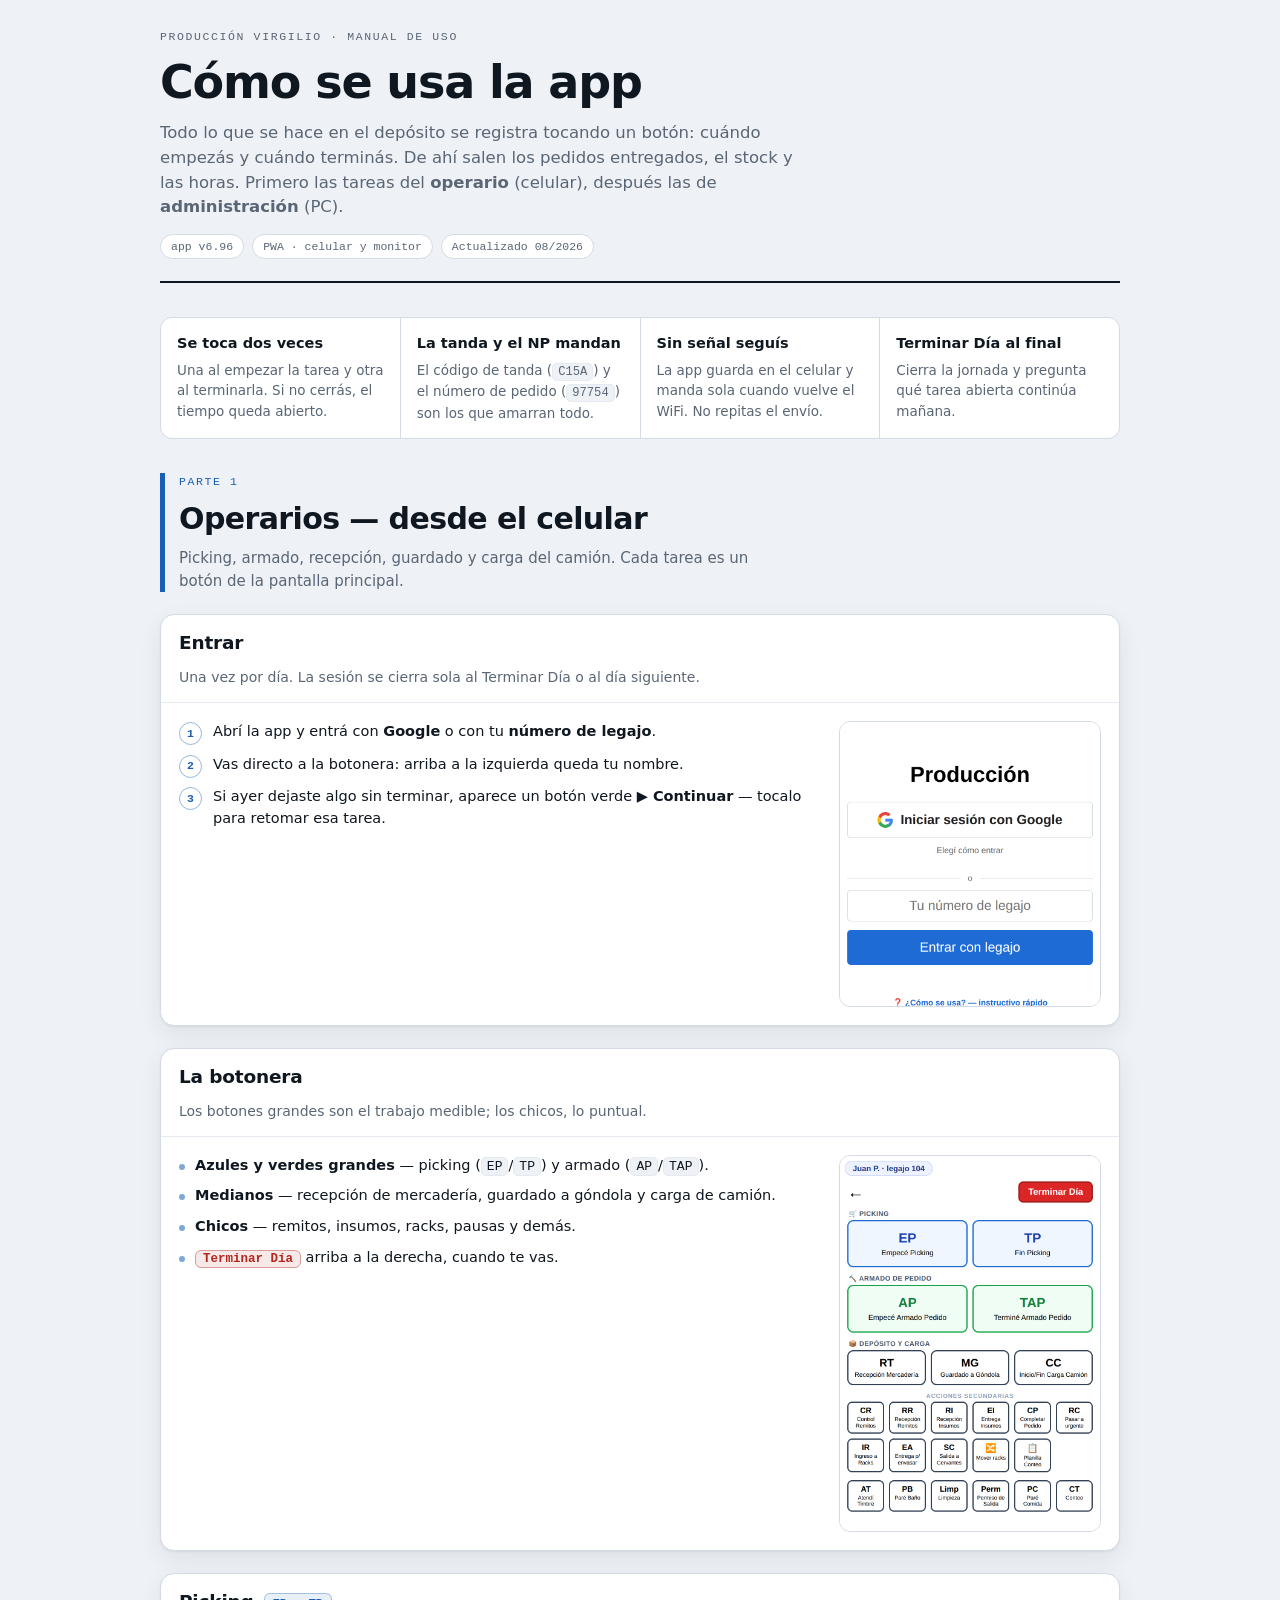
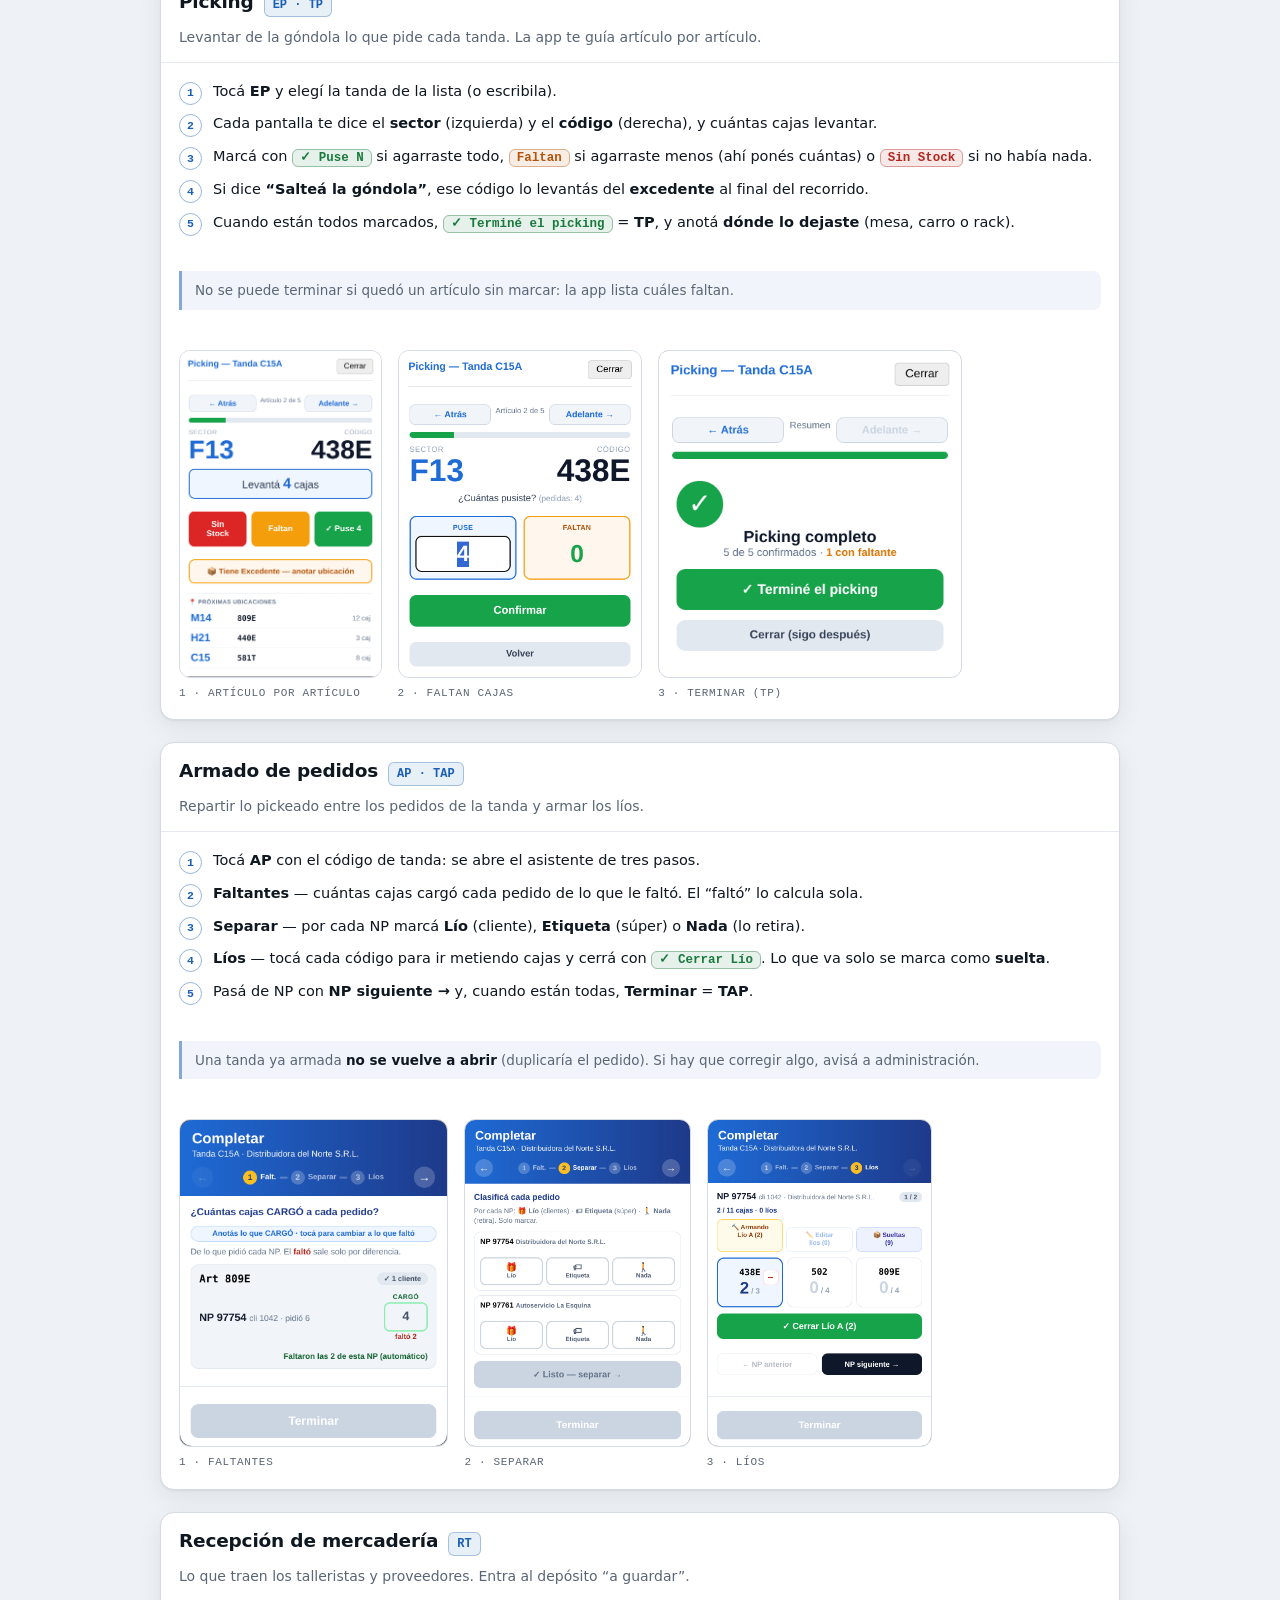
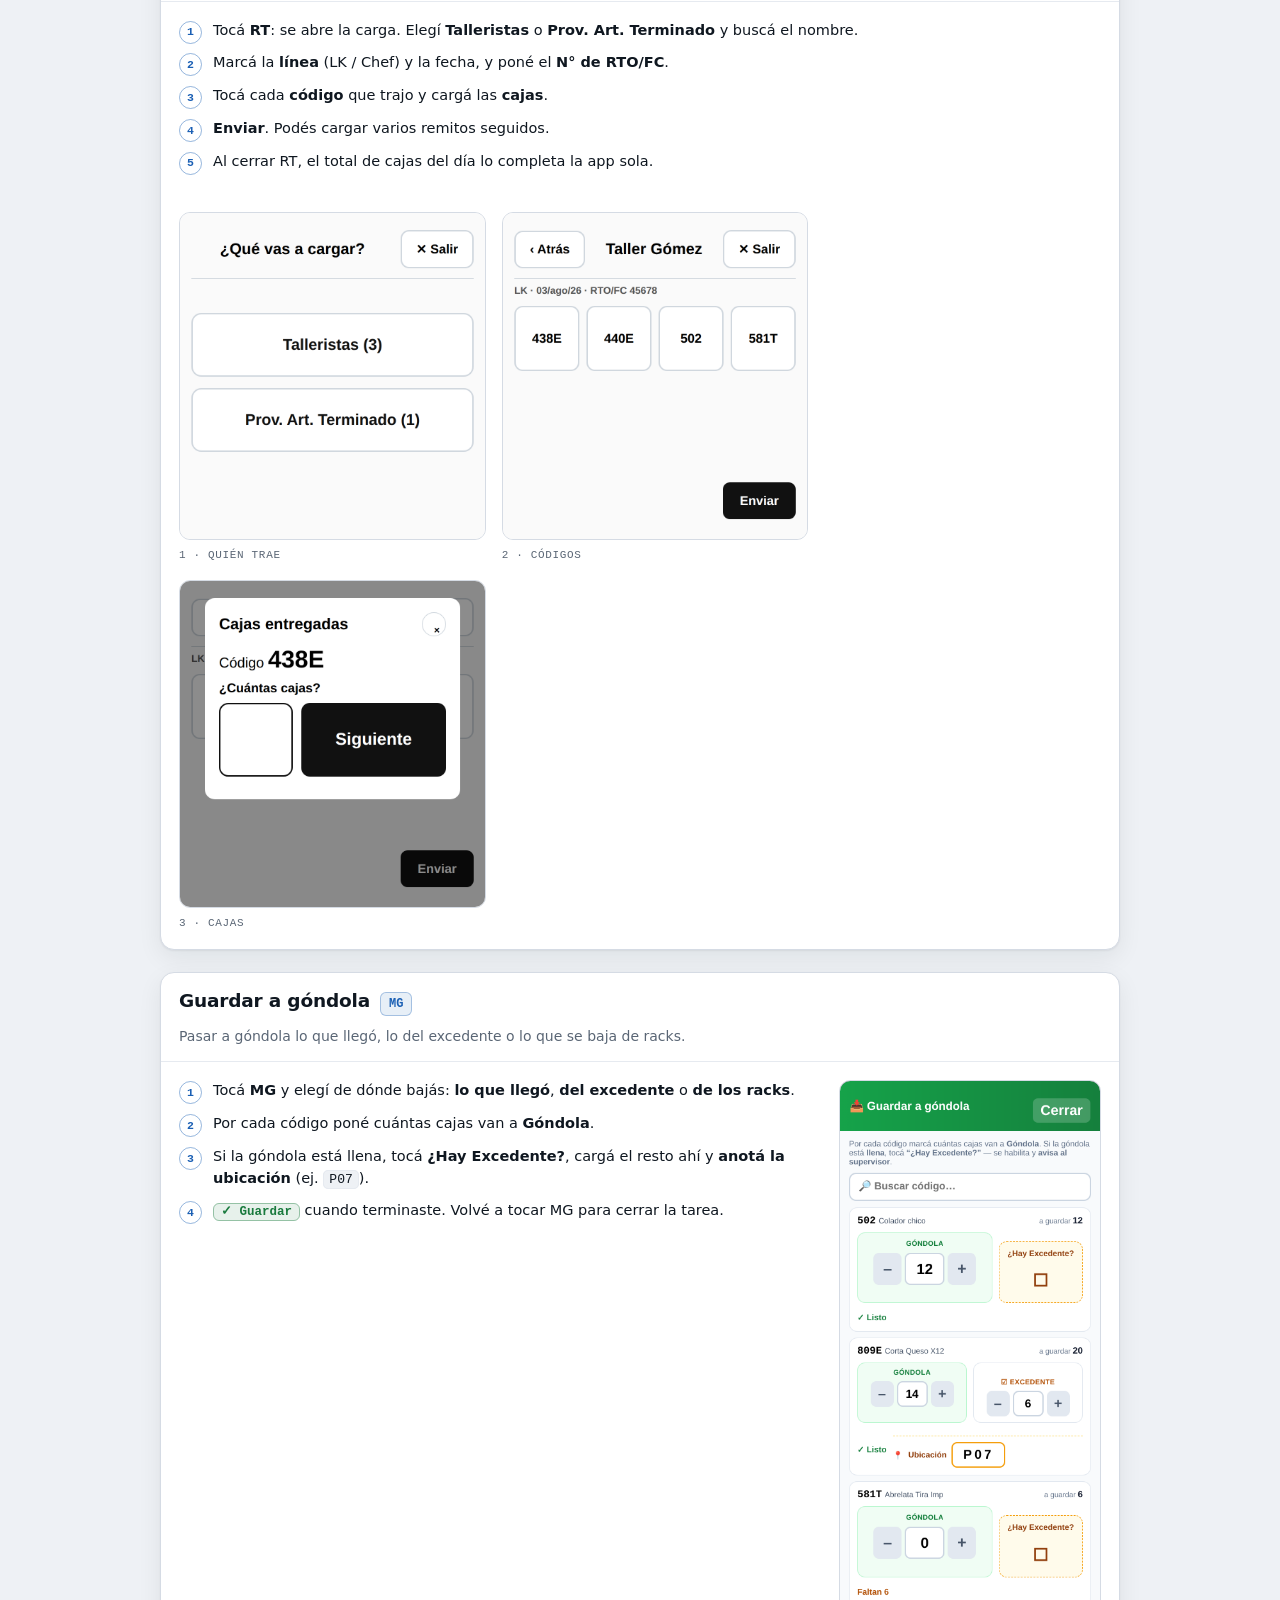
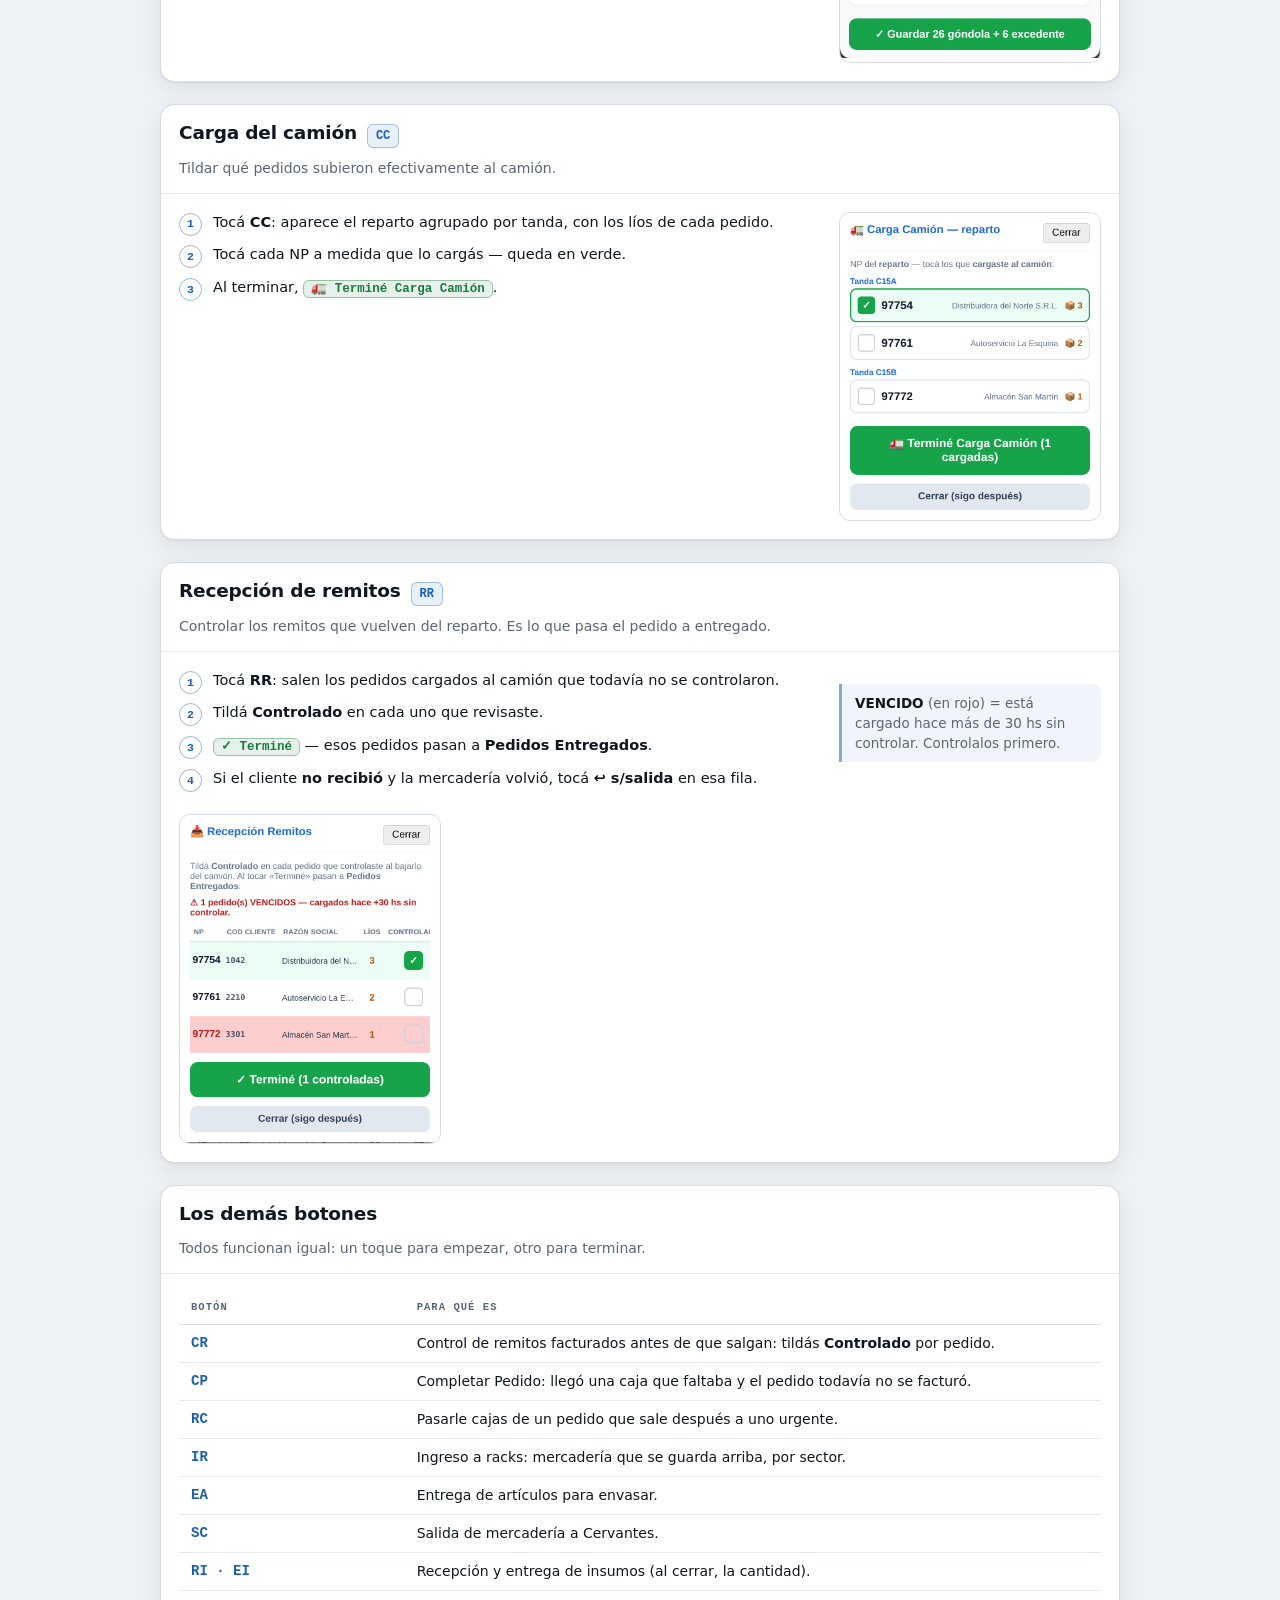
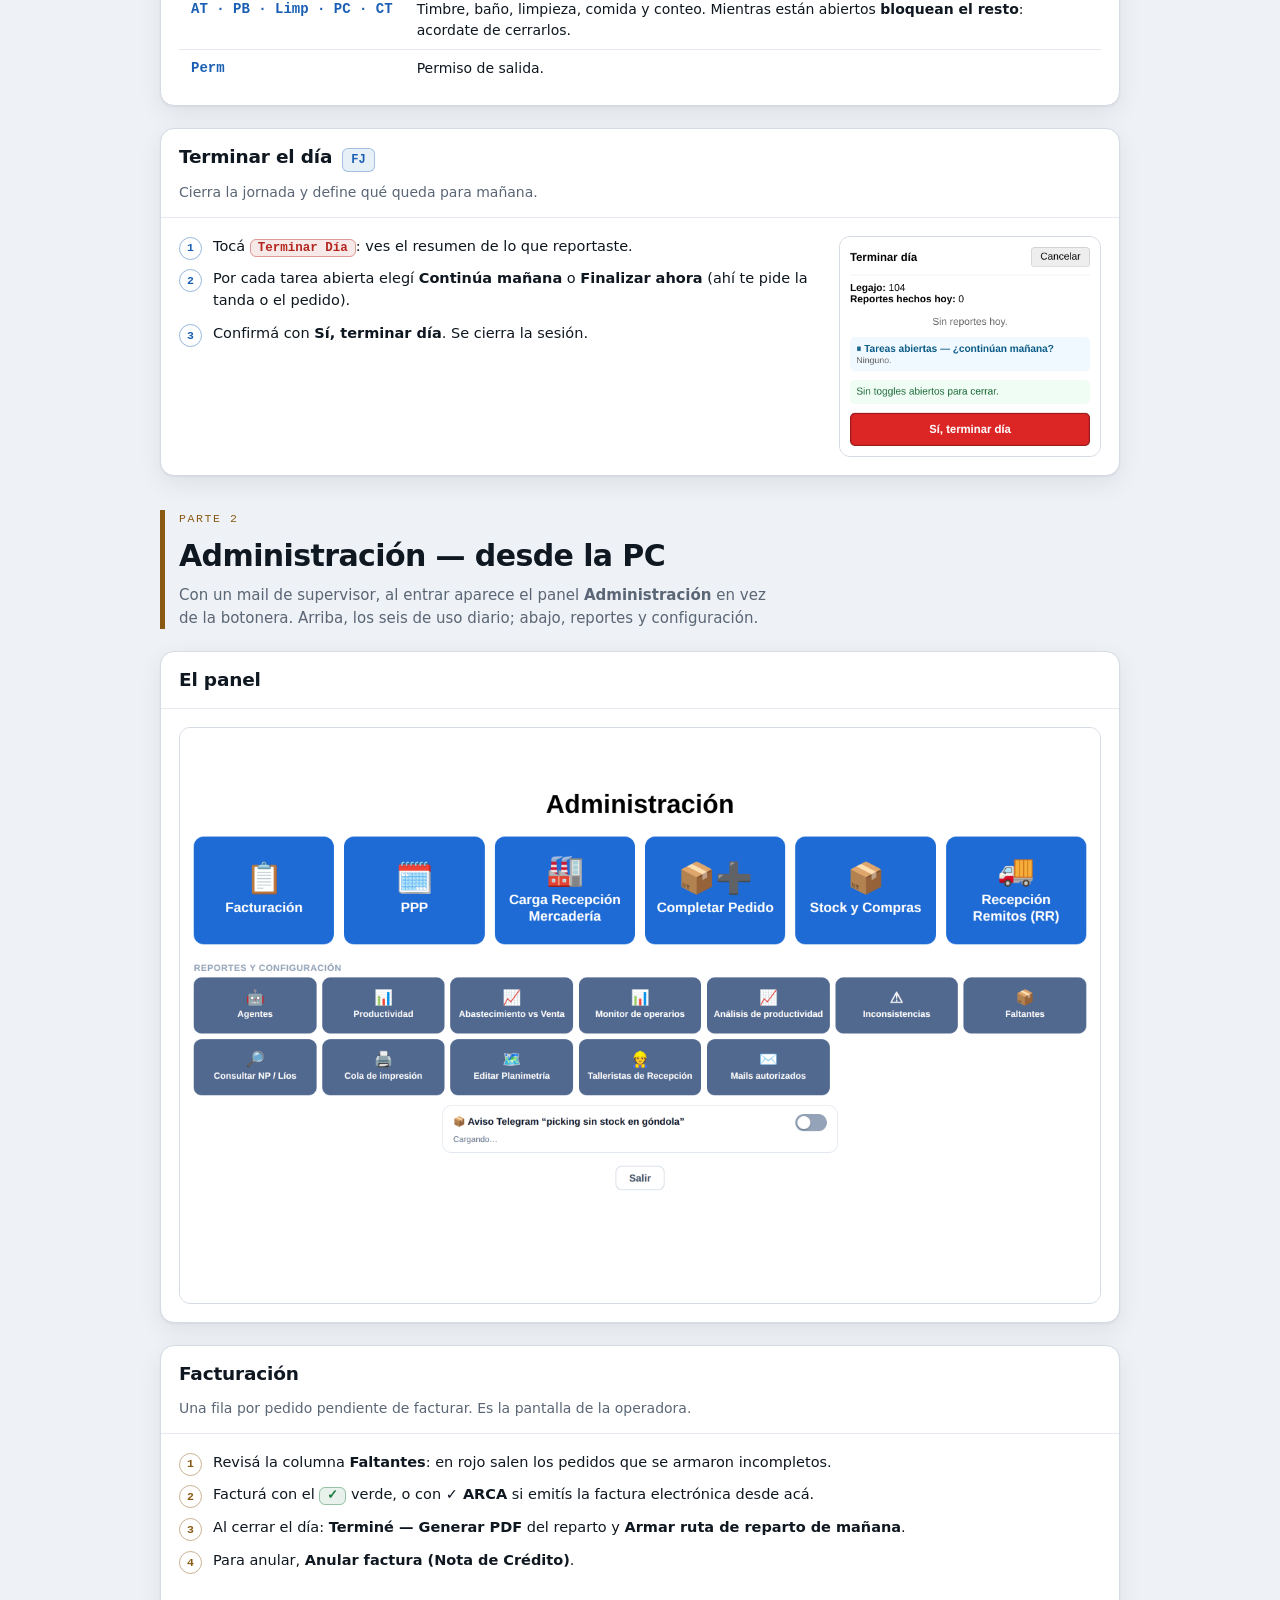
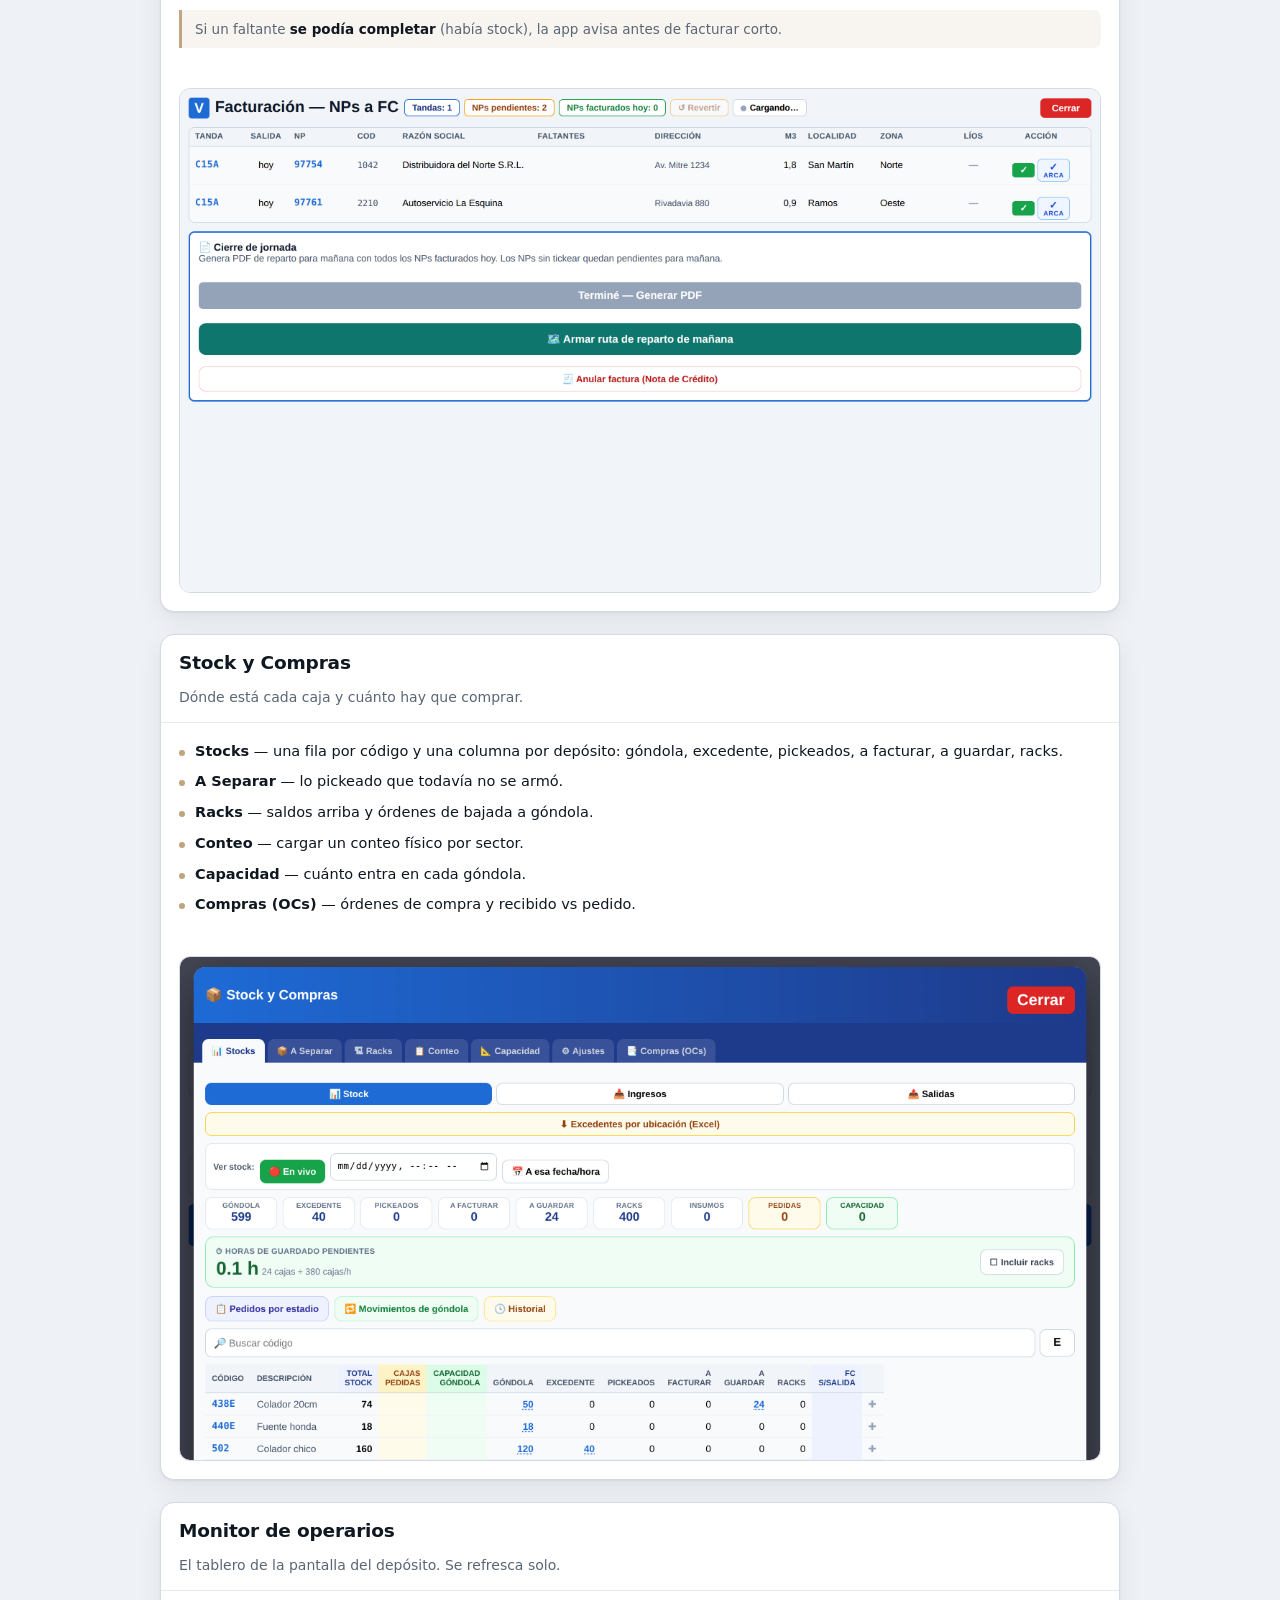
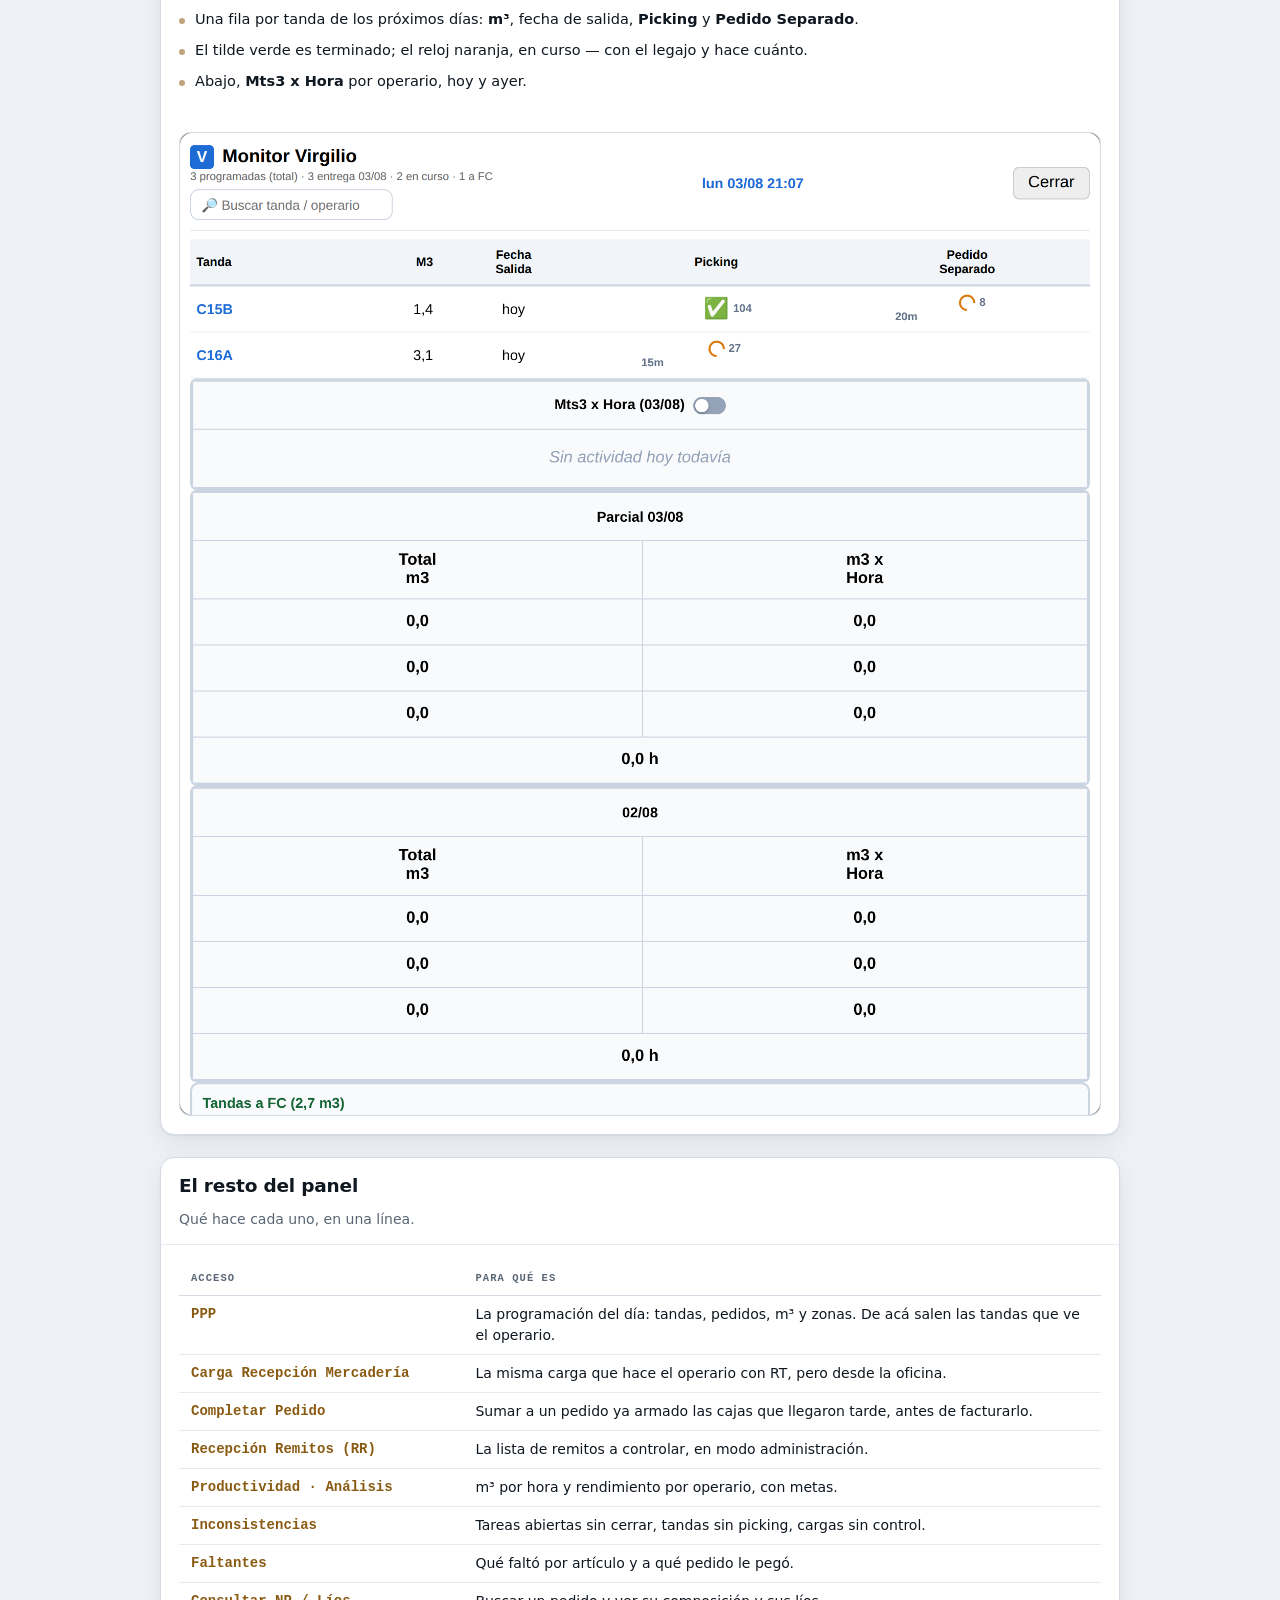
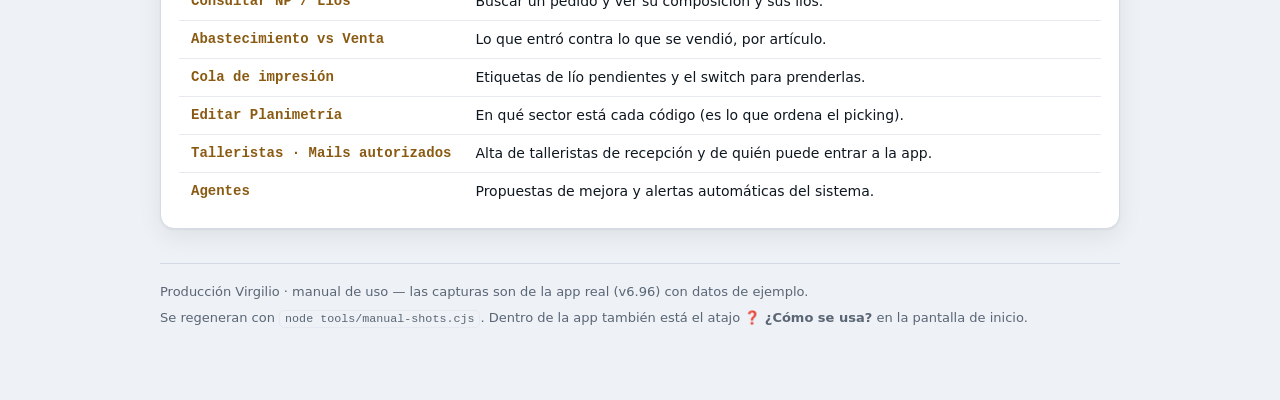
<file: docs/manual/index.html>
<!doctype html>
<html lang="es">
<head>
<meta charset="utf-8">
<meta name="viewport" content="width=device-width, initial-scale=1">
<title>Manual de uso — Producción Virgilio</title>
<style>
  *,*::before,*::after{box-sizing:border-box;}
  body{margin:0;}
  img{max-width:100%;}
  /* ── Tokens ─────────────────────────────────────────────────────────── */
  :root{
    --paper:#eef1f5; --card:#ffffff; --ink:#0f1720; --muted:#5a6675;
    --line:#d5dbe4; --line-soft:#e6eaf0;
    --op:#1a5fb4;            /* operarios — el azul de la app, un punto más grave */
    --adm:#8a5a12;           /* administración — bronce, para separar la parte 2 */
    --ok:#197a3d; --warn:#b45309; --stop:#b3261e;
    --shadow:0 1px 2px rgba(15,23,32,.06), 0 8px 24px rgba(15,23,32,.07);
    --sans:system-ui,-apple-system,"Segoe UI",Roboto,"Helvetica Neue",Arial,sans-serif;
    --mono:ui-monospace,"SF Mono",Menlo,Consolas,"Liberation Mono",monospace;
  }
  @media (prefers-color-scheme: dark){
    :root{
      --paper:#0e1319; --card:#161d26; --ink:#e4eaf2; --muted:#96a3b3;
      --line:#2a3441; --line-soft:#222b36;
      --op:#77aef5; --adm:#e0ab52;
      --ok:#5fce8d; --warn:#f0b45f; --stop:#f0837a;
      --shadow:0 1px 2px rgba(0,0,0,.4), 0 10px 28px rgba(0,0,0,.35);
    }
  }
  :root[data-theme="dark"]{
    --paper:#0e1319; --card:#161d26; --ink:#e4eaf2; --muted:#96a3b3;
    --line:#2a3441; --line-soft:#222b36;
    --op:#77aef5; --adm:#e0ab52;
    --ok:#5fce8d; --warn:#f0b45f; --stop:#f0837a;
    --shadow:0 1px 2px rgba(0,0,0,.4), 0 10px 28px rgba(0,0,0,.35);
  }
  :root[data-theme="light"]{
    --paper:#eef1f5; --card:#ffffff; --ink:#0f1720; --muted:#5a6675;
    --line:#d5dbe4; --line-soft:#e6eaf0;
    --op:#1a5fb4; --adm:#8a5a12;
    --ok:#197a3d; --warn:#b45309; --stop:#b3261e;
    --shadow:0 1px 2px rgba(15,23,32,.06), 0 8px 24px rgba(15,23,32,.07);
  }

  /* ── Base ───────────────────────────────────────────────────────────── */
  body{background:var(--paper);color:var(--ink);font-family:var(--sans);
       font-size:16px;line-height:1.5;-webkit-text-size-adjust:100%;}
  .wrap{max-width:1000px;margin:0 auto;padding:28px 20px 72px;
        display:flex;flex-direction:column;gap:34px;}
  h1,h2,h3{text-wrap:balance;margin:0;}
  p{margin:0;}
  a{color:var(--op);}
  :focus-visible{outline:2px solid var(--op);outline-offset:3px;border-radius:4px;}

  /* ── Portada ────────────────────────────────────────────────────────── */
  .head{display:flex;flex-direction:column;gap:14px;
        border-bottom:2px solid var(--ink);padding-bottom:22px;}
  .kicker{font-family:var(--mono);font-size:11.5px;letter-spacing:.14em;
          text-transform:uppercase;color:var(--muted);}
  .head h1{font-size:clamp(30px,5.5vw,46px);font-weight:800;letter-spacing:-.025em;line-height:1.04;}
  .head p{max-width:62ch;color:var(--muted);font-size:16.5px;}
  .meta{display:flex;flex-wrap:wrap;gap:8px;align-items:center;
        font-family:var(--mono);font-size:11.5px;color:var(--muted);}
  .meta span{border:1px solid var(--line);border-radius:999px;padding:3px 10px;background:var(--card);}

  /* ── Reglas de oro ──────────────────────────────────────────────────── */
  .rules{display:grid;grid-template-columns:repeat(auto-fit,minmax(210px,1fr));gap:1px;
         background:var(--line);border:1px solid var(--line);border-radius:12px;overflow:hidden;}
  .rule{background:var(--card);padding:15px 16px;display:flex;flex-direction:column;gap:5px;}
  .rule b{font-size:14.5px;}
  .rule span{font-size:13.5px;color:var(--muted);}

  /* ── Partes ─────────────────────────────────────────────────────────── */
  .part{display:flex;flex-direction:column;gap:22px;}
  .part-head{display:flex;flex-direction:column;gap:6px;
             border-left:5px solid var(--tone);padding-left:14px;}
  .part-head .kicker{color:var(--tone);}
  .part-head h2{font-size:clamp(22px,3.4vw,30px);font-weight:800;letter-spacing:-.02em;}
  .part-head p{color:var(--muted);font-size:15px;max-width:62ch;}
  #operarios{--tone:var(--op);}
  #admin{--tone:var(--adm);}

  /* ── Ficha de tarea ─────────────────────────────────────────────────── */
  .task{background:var(--card);border:1px solid var(--line);border-radius:14px;
        box-shadow:var(--shadow);overflow:hidden;}
  .task-head{display:flex;flex-wrap:wrap;align-items:baseline;gap:10px;
             padding:14px 18px;border-bottom:1px solid var(--line-soft);}
  .task-head h3{font-size:18.5px;font-weight:750;letter-spacing:-.01em;}
  .codes{font-family:var(--mono);font-size:12px;font-weight:700;color:var(--tone);
         background:color-mix(in srgb, var(--tone) 10%, transparent);
         border:1px solid color-mix(in srgb, var(--tone) 32%, transparent);
         border-radius:6px;padding:2px 8px;white-space:nowrap;}
  .task-head .lead{flex:1 1 100%;color:var(--muted);font-size:14px;}
  .task-body{display:grid;grid-template-columns:minmax(0,1fr) 262px;gap:24px;
             padding:18px;align-items:start;}
  .task-body.stack{grid-template-columns:minmax(0,1fr);}
  @media (max-width:760px){ .task-body{grid-template-columns:minmax(0,1fr);} }

  ol.steps{margin:0;padding:0;list-style:none;counter-reset:s;
           display:flex;flex-direction:column;gap:11px;}
  ol.steps li{counter-increment:s;position:relative;padding-left:34px;font-size:14.5px;}
  ol.steps li::before{content:counter(s);position:absolute;left:0;top:1px;
    width:23px;height:23px;border-radius:50%;display:grid;place-items:center;
    font-family:var(--mono);font-size:11.5px;font-weight:700;
    color:var(--tone);border:1.5px solid color-mix(in srgb, var(--tone) 45%, transparent);}
  ul.plain{margin:0;padding:0;list-style:none;display:flex;flex-direction:column;gap:9px;font-size:14.5px;}
  ul.plain li{padding-left:16px;position:relative;}
  ul.plain li::before{content:"";position:absolute;left:0;top:9px;width:6px;height:6px;
    border-radius:50%;background:color-mix(in srgb, var(--tone) 55%, transparent);}
  code{font-family:var(--mono);font-size:.9em;background:var(--paper);
       border:1px solid var(--line-soft);border-radius:5px;padding:1px 5px;}
  .btn{font-family:var(--mono);font-size:12.5px;font-weight:700;border-radius:6px;
       padding:1px 7px;white-space:nowrap;border:1px solid;}
  .btn.go{color:var(--ok);border-color:color-mix(in srgb, var(--ok) 40%, transparent);
          background:color-mix(in srgb, var(--ok) 10%, transparent);}
  .btn.wait{color:var(--warn);border-color:color-mix(in srgb, var(--warn) 40%, transparent);
            background:color-mix(in srgb, var(--warn) 10%, transparent);}
  .btn.stop{color:var(--stop);border-color:color-mix(in srgb, var(--stop) 40%, transparent);
            background:color-mix(in srgb, var(--stop) 10%, transparent);}

  .note{margin-top:14px;border-left:3px solid color-mix(in srgb, var(--tone) 50%, transparent);
        background:color-mix(in srgb, var(--tone) 6%, transparent);
        padding:9px 13px;border-radius:0 8px 8px 0;font-size:13.5px;color:var(--muted);}
  .note b{color:var(--ink);}

  /* ── Capturas ───────────────────────────────────────────────────────── */
  figure{margin:0;display:flex;flex-direction:column;gap:7px;}
  .shots{display:flex;flex-wrap:wrap;gap:16px;justify-content:flex-start;}
  .shots img{display:block;border:1px solid var(--line);border-radius:11px;
             background:var(--card);max-width:100%;}
  /* Captura suelta al costado de los pasos: ocupa su columna. */
  figure.shots{max-width:262px;}
  figure.shots img{width:100%;height:auto;}
  /* Fila de capturas de una secuencia: misma altura para que se lean como pasos. */
  div.shots img{height:328px;width:auto;}
  @media (max-width:520px){ div.shots img{height:auto;max-width:100%;} }
  figcaption{font-family:var(--mono);font-size:11px;letter-spacing:.06em;
             text-transform:uppercase;color:var(--muted);}
  .wide{display:flex;flex-direction:column;gap:7px;}
  .wide img{display:block;width:100%;height:auto;border:1px solid var(--line);border-radius:11px;}

  /* ── Tabla de botones secundarios ───────────────────────────────────── */
  .tablewrap{overflow-x:auto;}
  table{border-collapse:collapse;width:100%;font-size:14px;min-width:520px;}
  th,td{text-align:left;padding:8px 12px;border-bottom:1px solid var(--line-soft);vertical-align:top;}
  th{font-family:var(--mono);font-size:10.5px;letter-spacing:.1em;text-transform:uppercase;
     color:var(--muted);border-bottom:1px solid var(--line);}
  td:first-child{font-family:var(--mono);font-weight:700;color:var(--tone);white-space:nowrap;}
  tbody tr:last-child td{border-bottom:none;}

  footer{border-top:1px solid var(--line);padding-top:18px;color:var(--muted);font-size:13px;
         display:flex;flex-direction:column;gap:6px;}

  @media print{
    body{background:#fff;}
    .task{break-inside:avoid;box-shadow:none;}
    .wrap{padding:0;gap:22px;}
  }
</style>
</head>
<body>

<div class="wrap">

  <header class="head">
    <div class="kicker">Producción Virgilio · manual de uso</div>
    <h1>Cómo se usa la app</h1>
    <p>Todo lo que se hace en el depósito se registra tocando un botón: cuándo empezás y
      cuándo terminás. De ahí salen los pedidos entregados, el stock y las horas.
      Primero las tareas del <b>operario</b> (celular), después las de <b>administración</b> (PC).</p>
    <div class="meta">
      <span>app v6.96</span><span>PWA · celular y monitor</span><span>Actualizado 08/2026</span>
    </div>
  </header>

  <section class="rules" aria-label="Reglas básicas">
    <div class="rule"><b>Se toca dos veces</b><span>Una al empezar la tarea y otra al terminarla. Si no cerrás, el tiempo queda abierto.</span></div>
    <div class="rule"><b>La tanda y el NP mandan</b><span>El código de tanda (<code>C15A</code>) y el número de pedido (<code>97754</code>) son los que amarran todo.</span></div>
    <div class="rule"><b>Sin señal seguís</b><span>La app guarda en el celular y manda sola cuando vuelve el WiFi. No repitas el envío.</span></div>
    <div class="rule"><b>Terminar Día al final</b><span>Cierra la jornada y pregunta qué tarea abierta continúa mañana.</span></div>
  </section>

  <!-- ══════════════ PARTE 1 — OPERARIOS ══════════════ -->
  <section class="part" id="operarios">
    <div class="part-head">
      <div class="kicker">Parte 1</div>
      <h2>Operarios — desde el celular</h2>
      <p>Picking, armado, recepción, guardado y carga del camión. Cada tarea es un botón
        de la pantalla principal.</p>
    </div>

    <article class="task">
      <div class="task-head">
        <h3>Entrar</h3>
        <p class="lead">Una vez por día. La sesión se cierra sola al Terminar Día o al día siguiente.</p>
      </div>
      <div class="task-body">
        <ol class="steps">
          <li>Abrí la app y entrá con <b>Google</b> o con tu <b>número de legajo</b>.</li>
          <li>Vas directo a la botonera: arriba a la izquierda queda tu nombre.</li>
          <li>Si ayer dejaste algo sin terminar, aparece un botón verde <b>▶ Continuar</b> — tocalo para retomar esa tarea.</li>
        </ol>
        <figure class="shots">
          <img src="img/01-login.png" alt="Pantalla de inicio con login de Google o legajo">
        </figure>
      </div>
    </article>

    <article class="task">
      <div class="task-head">
        <h3>La botonera</h3>
        <p class="lead">Los botones grandes son el trabajo medible; los chicos, lo puntual.</p>
      </div>
      <div class="task-body">
        <ul class="plain">
          <li><b>Azules y verdes grandes</b> — picking (<code>EP</code>/<code>TP</code>) y armado (<code>AP</code>/<code>TAP</code>).</li>
          <li><b>Medianos</b> — recepción de mercadería, guardado a góndola y carga de camión.</li>
          <li><b>Chicos</b> — remitos, insumos, racks, pausas y demás.</li>
          <li><span class="btn stop">Terminar Día</span> arriba a la derecha, cuando te vas.</li>
        </ul>
        <figure class="shots">
          <img src="img/02-botonera.png" alt="Botonera principal del operario">
        </figure>
      </div>
    </article>

    <article class="task">
      <div class="task-head">
        <h3>Picking</h3><span class="codes">EP · TP</span>
        <p class="lead">Levantar de la góndola lo que pide cada tanda. La app te guía artículo por artículo.</p>
      </div>
      <div class="task-body stack">
        <ol class="steps">
          <li>Tocá <b>EP</b> y elegí la tanda de la lista (o escribila).</li>
          <li>Cada pantalla te dice el <b>sector</b> (izquierda) y el <b>código</b> (derecha), y cuántas cajas levantar.</li>
          <li>Marcá con <span class="btn go">✓ Puse N</span> si agarraste todo,
            <span class="btn wait">Faltan</span> si agarraste menos (ahí ponés cuántas)
            o <span class="btn stop">Sin Stock</span> si no había nada.</li>
          <li>Si dice <b>“Salteá la góndola”</b>, ese código lo levantás del <b>excedente</b> al final del recorrido.</li>
          <li>Cuando están todos marcados, <span class="btn go">✓ Terminé el picking</span> = <b>TP</b>, y anotá <b>dónde lo dejaste</b> (mesa, carro o rack).</li>
        </ol>
        <div class="note">No se puede terminar si quedó un artículo sin marcar: la app lista cuáles faltan.</div>
        <div class="shots" style="margin-top:16px">
          <figure><img src="img/03-picking-articulo.png" alt="Paso de picking mostrando sector y código"><figcaption>1 · artículo por artículo</figcaption></figure>
          <figure><img src="img/04-picking-falta.png" alt="Pantalla para cargar cuántas cajas se pusieron"><figcaption>2 · faltan cajas</figcaption></figure>
          <figure><img src="img/05-picking-fin.png" alt="Resumen final del picking"><figcaption>3 · terminar (TP)</figcaption></figure>
        </div>
      </div>
    </article>

    <article class="task">
      <div class="task-head">
        <h3>Armado de pedidos</h3><span class="codes">AP · TAP</span>
        <p class="lead">Repartir lo pickeado entre los pedidos de la tanda y armar los líos.</p>
      </div>
      <div class="task-body stack">
        <ol class="steps">
          <li>Tocá <b>AP</b> con el código de tanda: se abre el asistente de tres pasos.</li>
          <li><b>Faltantes</b> — cuántas cajas cargó cada pedido de lo que le faltó. El “faltó” lo calcula sola.</li>
          <li><b>Separar</b> — por cada NP marcá <b>Lío</b> (cliente), <b>Etiqueta</b> (súper) o <b>Nada</b> (lo retira).</li>
          <li><b>Líos</b> — tocá cada código para ir metiendo cajas y cerrá con <span class="btn go">✓ Cerrar Lío</span>. Lo que va solo se marca como <b>suelta</b>.</li>
          <li>Pasá de NP con <b>NP siguiente →</b> y, cuando están todas, <b>Terminar</b> = <b>TAP</b>.</li>
        </ol>
        <div class="note">Una tanda ya armada <b>no se vuelve a abrir</b> (duplicaría el pedido). Si hay que corregir algo, avisá a administración.</div>
        <div class="shots" style="margin-top:16px">
          <figure><img src="img/06-armado-faltantes.png" alt="Paso 1 del armado: faltantes"><figcaption>1 · faltantes</figcaption></figure>
          <figure><img src="img/07-armado-separar.png" alt="Paso 2 del armado: clasificar cada pedido"><figcaption>2 · separar</figcaption></figure>
          <figure><img src="img/08-armado-lios.png" alt="Paso 3 del armado: armar los líos"><figcaption>3 · líos</figcaption></figure>
        </div>
      </div>
    </article>

    <article class="task">
      <div class="task-head">
        <h3>Recepción de mercadería</h3><span class="codes">RT</span>
        <p class="lead">Lo que traen los talleristas y proveedores. Entra al depósito “a guardar”.</p>
      </div>
      <div class="task-body stack">
        <ol class="steps">
          <li>Tocá <b>RT</b>: se abre la carga. Elegí <b>Talleristas</b> o <b>Prov. Art. Terminado</b> y buscá el nombre.</li>
          <li>Marcá la <b>línea</b> (LK / Chef) y la fecha, y poné el <b>N° de RTO/FC</b>.</li>
          <li>Tocá cada <b>código</b> que trajo y cargá las <b>cajas</b>.</li>
          <li><b>Enviar</b>. Podés cargar varios remitos seguidos.</li>
          <li>Al cerrar RT, el total de cajas del día lo completa la app sola.</li>
        </ol>
        <div class="shots" style="margin-top:16px">
          <figure><img src="img/13-recepcion-quien.png" alt="Elegir qué se va a cargar"><figcaption>1 · quién trae</figcaption></figure>
          <figure><img src="img/14-recepcion-codigos.png" alt="Grilla de códigos del tallerista"><figcaption>2 · códigos</figcaption></figure>
          <figure><img src="img/15-recepcion-cajas.png" alt="Popup para cargar cajas de un código"><figcaption>3 · cajas</figcaption></figure>
        </div>
      </div>
    </article>

    <article class="task">
      <div class="task-head">
        <h3>Guardar a góndola</h3><span class="codes">MG</span>
        <p class="lead">Pasar a góndola lo que llegó, lo del excedente o lo que se baja de racks.</p>
      </div>
      <div class="task-body">
        <ol class="steps">
          <li>Tocá <b>MG</b> y elegí de dónde bajás: <b>lo que llegó</b>, <b>del excedente</b> o <b>de los racks</b>.</li>
          <li>Por cada código poné cuántas cajas van a <b>Góndola</b>.</li>
          <li>Si la góndola está llena, tocá <b>¿Hay Excedente?</b>, cargá el resto ahí y <b>anotá la ubicación</b> (ej. <code>P07</code>).</li>
          <li><span class="btn go">✓ Guardar</span> cuando terminaste. Volvé a tocar MG para cerrar la tarea.</li>
        </ol>
        <figure class="shots">
          <img src="img/09b-guardar-gondola.png" alt="Pantalla de guardado a góndola con góndola y excedente">
        </figure>
      </div>
    </article>

    <article class="task">
      <div class="task-head">
        <h3>Carga del camión</h3><span class="codes">CC</span>
        <p class="lead">Tildar qué pedidos subieron efectivamente al camión.</p>
      </div>
      <div class="task-body">
        <ol class="steps">
          <li>Tocá <b>CC</b>: aparece el reparto agrupado por tanda, con los líos de cada pedido.</li>
          <li>Tocá cada NP a medida que lo cargás — queda en verde.</li>
          <li>Al terminar, <span class="btn go">🚛 Terminé Carga Camión</span>.</li>
        </ol>
        <figure class="shots">
          <img src="img/10-carga-camion.png" alt="Lista de NP del reparto para tildar">
        </figure>
      </div>
    </article>

    <article class="task">
      <div class="task-head">
        <h3>Recepción de remitos</h3><span class="codes">RR</span>
        <p class="lead">Controlar los remitos que vuelven del reparto. Es lo que pasa el pedido a entregado.</p>
      </div>
      <div class="task-body">
        <ol class="steps">
          <li>Tocá <b>RR</b>: salen los pedidos cargados al camión que todavía no se controlaron.</li>
          <li>Tildá <b>Controlado</b> en cada uno que revisaste.</li>
          <li><span class="btn go">✓ Terminé</span> — esos pedidos pasan a <b>Pedidos Entregados</b>.</li>
          <li>Si el cliente <b>no recibió</b> y la mercadería volvió, tocá <b>↩ s/salida</b> en esa fila.</li>
        </ol>
        <div class="note"><b>VENCIDO</b> (en rojo) = está cargado hace más de 30 hs sin controlar. Controlalos primero.</div>
        <figure class="shots">
          <img src="img/11-recepcion-remitos.png" alt="Tabla de recepción de remitos con controlado y vencidos">
        </figure>
      </div>
    </article>

    <article class="task">
      <div class="task-head">
        <h3>Los demás botones</h3>
        <p class="lead">Todos funcionan igual: un toque para empezar, otro para terminar.</p>
      </div>
      <div class="task-body stack">
        <div class="tablewrap">
          <table>
            <thead><tr><th>Botón</th><th>Para qué es</th></tr></thead>
            <tbody>
              <tr><td>CR</td><td>Control de remitos facturados antes de que salgan: tildás <b>Controlado</b> por pedido.</td></tr>
              <tr><td>CP</td><td>Completar Pedido: llegó una caja que faltaba y el pedido todavía no se facturó.</td></tr>
              <tr><td>RC</td><td>Pasarle cajas de un pedido que sale después a uno urgente.</td></tr>
              <tr><td>IR</td><td>Ingreso a racks: mercadería que se guarda arriba, por sector.</td></tr>
              <tr><td>EA</td><td>Entrega de artículos para envasar.</td></tr>
              <tr><td>SC</td><td>Salida de mercadería a Cervantes.</td></tr>
              <tr><td>RI · EI</td><td>Recepción y entrega de insumos (al cerrar, la cantidad).</td></tr>
              <tr><td>AT · PB · Limp · PC · CT</td><td>Timbre, baño, limpieza, comida y conteo. Mientras están abiertos <b>bloquean el resto</b>: acordate de cerrarlos.</td></tr>
              <tr><td>Perm</td><td>Permiso de salida.</td></tr>
            </tbody>
          </table>
        </div>
      </div>
    </article>

    <article class="task">
      <div class="task-head">
        <h3>Terminar el día</h3><span class="codes">FJ</span>
        <p class="lead">Cierra la jornada y define qué queda para mañana.</p>
      </div>
      <div class="task-body">
        <ol class="steps">
          <li>Tocá <span class="btn stop">Terminar Día</span>: ves el resumen de lo que reportaste.</li>
          <li>Por cada tarea abierta elegí <b>Continúa mañana</b> o <b>Finalizar ahora</b> (ahí te pide la tanda o el pedido).</li>
          <li>Confirmá con <b>Sí, terminar día</b>. Se cierra la sesión.</li>
        </ol>
        <figure class="shots">
          <img src="img/12-terminar-dia.png" alt="Confirmación de terminar el día">
        </figure>
      </div>
    </article>
  </section>

  <!-- ══════════════ PARTE 2 — ADMINISTRACIÓN ══════════════ -->
  <section class="part" id="admin">
    <div class="part-head">
      <div class="kicker">Parte 2</div>
      <h2>Administración — desde la PC</h2>
      <p>Con un mail de supervisor, al entrar aparece el panel <b>Administración</b> en vez de
        la botonera. Arriba, los seis de uso diario; abajo, reportes y configuración.</p>
    </div>

    <article class="task">
      <div class="task-head"><h3>El panel</h3></div>
      <div class="task-body stack">
        <div class="wide">
          <img src="img/20-panel-admin.png" alt="Panel de administración con todos los accesos">
        </div>
      </div>
    </article>

    <article class="task">
      <div class="task-head">
        <h3>Facturación</h3>
        <p class="lead">Una fila por pedido pendiente de facturar. Es la pantalla de la operadora.</p>
      </div>
      <div class="task-body stack">
        <ol class="steps">
          <li>Revisá la columna <b>Faltantes</b>: en rojo salen los pedidos que se armaron incompletos.</li>
          <li>Facturá con el <span class="btn go">✓</span> verde, o con <b>✓ ARCA</b> si emitís la factura electrónica desde acá.</li>
          <li>Al cerrar el día: <b>Terminé — Generar PDF</b> del reparto y <b>Armar ruta de reparto de mañana</b>.</li>
          <li>Para anular, <b>Anular factura (Nota de Crédito)</b>.</li>
        </ol>
        <div class="note">Si un faltante <b>se podía completar</b> (había stock), la app avisa antes de facturar corto.</div>
        <div class="wide" style="margin-top:16px">
          <img src="img/21-facturacion.png" alt="Pantalla de facturación con los NP a facturar">
        </div>
      </div>
    </article>

    <article class="task">
      <div class="task-head">
        <h3>Stock y Compras</h3>
        <p class="lead">Dónde está cada caja y cuánto hay que comprar.</p>
      </div>
      <div class="task-body stack">
        <ul class="plain">
          <li><b>Stocks</b> — una fila por código y una columna por depósito: góndola, excedente, pickeados, a facturar, a guardar, racks.</li>
          <li><b>A Separar</b> — lo pickeado que todavía no se armó.</li>
          <li><b>Racks</b> — saldos arriba y órdenes de bajada a góndola.</li>
          <li><b>Conteo</b> — cargar un conteo físico por sector.</li>
          <li><b>Capacidad</b> — cuánto entra en cada góndola.</li>
          <li><b>Compras (OCs)</b> — órdenes de compra y recibido vs pedido.</li>
        </ul>
        <div class="wide" style="margin-top:16px">
          <img src="img/22-stock.png" alt="Pantalla de stock y compras">
        </div>
      </div>
    </article>

    <article class="task">
      <div class="task-head">
        <h3>Monitor de operarios</h3>
        <p class="lead">El tablero de la pantalla del depósito. Se refresca solo.</p>
      </div>
      <div class="task-body stack">
        <ul class="plain">
          <li>Una fila por tanda de los próximos días: <b>m³</b>, fecha de salida, <b>Picking</b> y <b>Pedido Separado</b>.</li>
          <li>El tilde verde es terminado; el reloj naranja, en curso — con el legajo y hace cuánto.</li>
          <li>Abajo, <b>Mts3 x Hora</b> por operario, hoy y ayer.</li>
        </ul>
        <div class="wide" style="margin-top:16px">
          <img src="img/23-monitor.png" alt="Monitor de tandas y operarios">
        </div>
      </div>
    </article>

    <article class="task">
      <div class="task-head">
        <h3>El resto del panel</h3>
        <p class="lead">Qué hace cada uno, en una línea.</p>
      </div>
      <div class="task-body stack">
        <div class="tablewrap">
          <table>
            <thead><tr><th>Acceso</th><th>Para qué es</th></tr></thead>
            <tbody>
              <tr><td>PPP</td><td>La programación del día: tandas, pedidos, m³ y zonas. De acá salen las tandas que ve el operario.</td></tr>
              <tr><td>Carga Recepción Mercadería</td><td>La misma carga que hace el operario con RT, pero desde la oficina.</td></tr>
              <tr><td>Completar Pedido</td><td>Sumar a un pedido ya armado las cajas que llegaron tarde, antes de facturarlo.</td></tr>
              <tr><td>Recepción Remitos (RR)</td><td>La lista de remitos a controlar, en modo administración.</td></tr>
              <tr><td>Productividad · Análisis</td><td>m³ por hora y rendimiento por operario, con metas.</td></tr>
              <tr><td>Inconsistencias</td><td>Tareas abiertas sin cerrar, tandas sin picking, cargas sin control.</td></tr>
              <tr><td>Faltantes</td><td>Qué faltó por artículo y a qué pedido le pegó.</td></tr>
              <tr><td>Consultar NP / Líos</td><td>Buscar un pedido y ver su composición y sus líos.</td></tr>
              <tr><td>Abastecimiento vs Venta</td><td>Lo que entró contra lo que se vendió, por artículo.</td></tr>
              <tr><td>Cola de impresión</td><td>Etiquetas de lío pendientes y el switch para prenderlas.</td></tr>
              <tr><td>Editar Planimetría</td><td>En qué sector está cada código (es lo que ordena el picking).</td></tr>
              <tr><td>Talleristas · Mails autorizados</td><td>Alta de talleristas de recepción y de quién puede entrar a la app.</td></tr>
              <tr><td>Agentes</td><td>Propuestas de mejora y alertas automáticas del sistema.</td></tr>
            </tbody>
          </table>
        </div>
      </div>
    </article>
  </section>

  <footer>
    <div>Producción Virgilio · manual de uso — las capturas son de la app real (v6.96) con datos de ejemplo.</div>
    <div>Se regeneran con <code>node tools/manual-shots.cjs</code>. Dentro de la app también está el
      atajo <b>❓ ¿Cómo se usa?</b> en la pantalla de inicio.</div>
  </footer>

</div>
</body>
</html>
</file>
